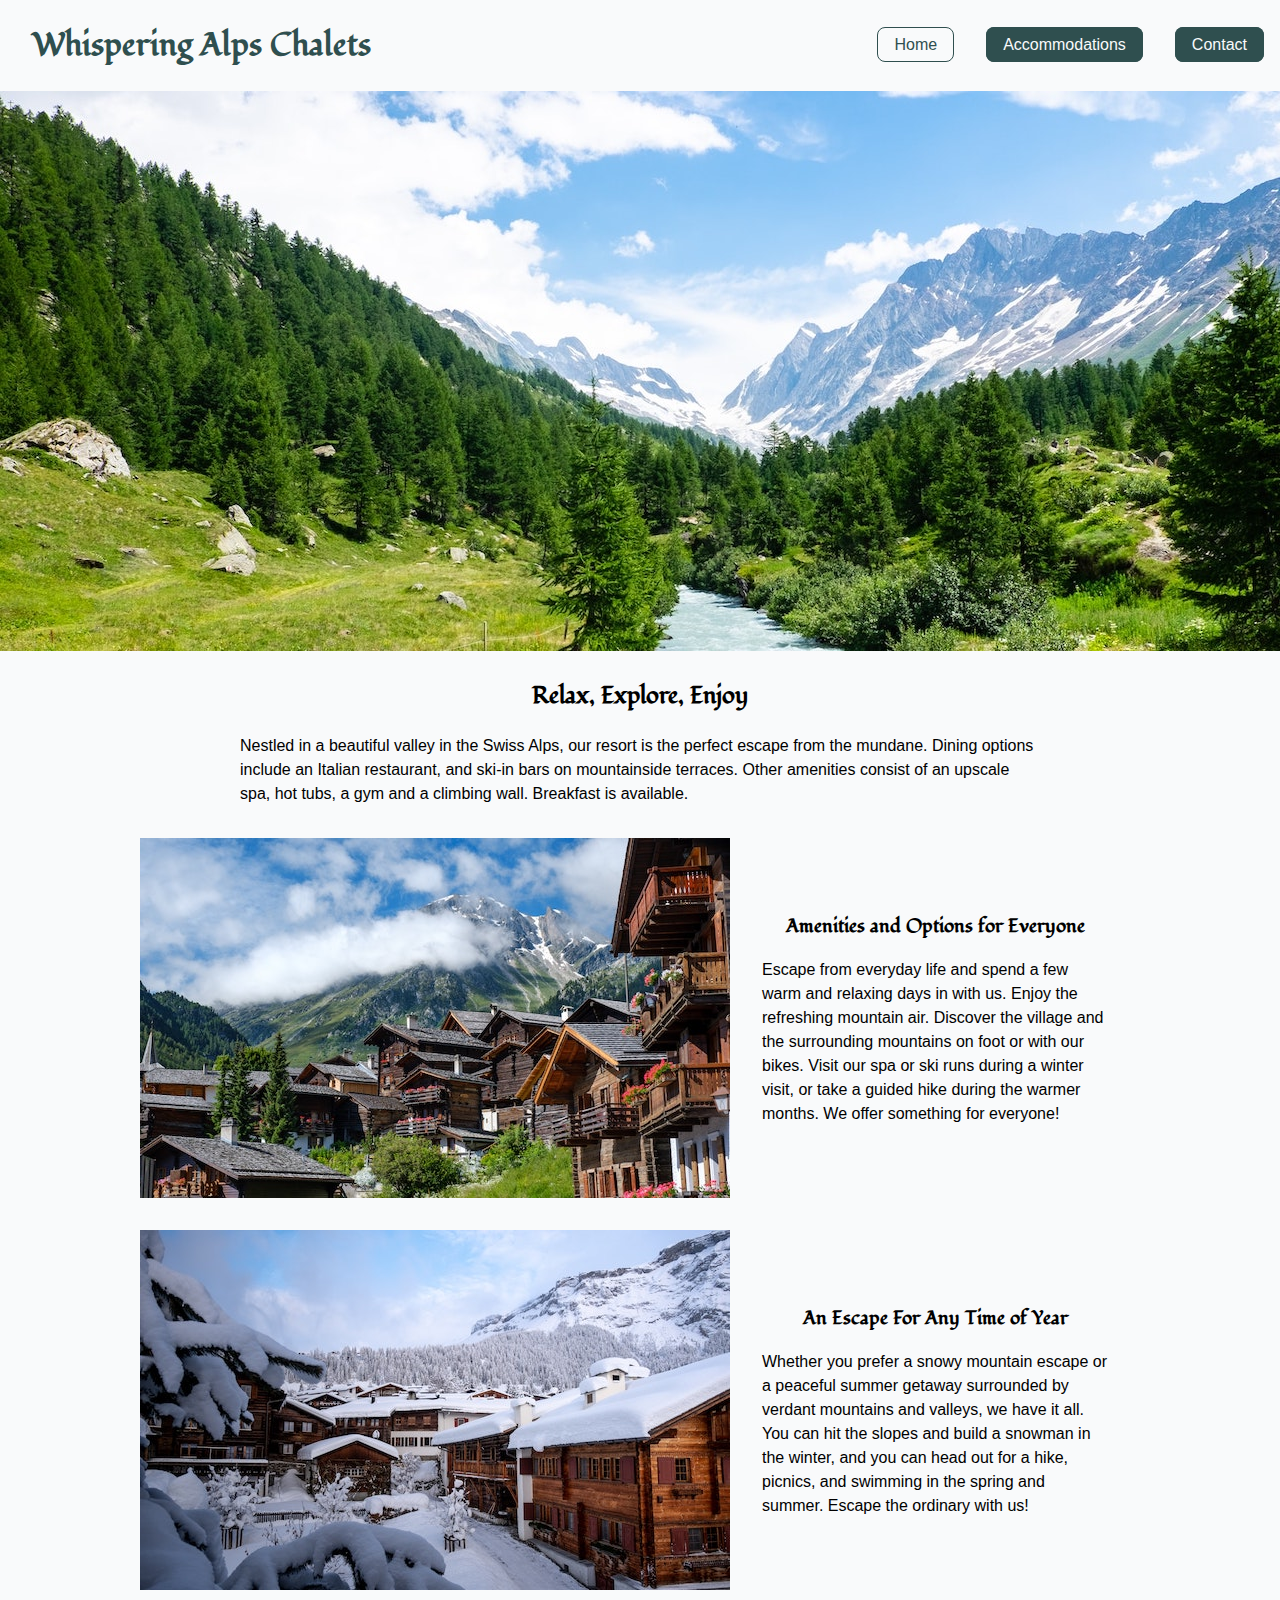
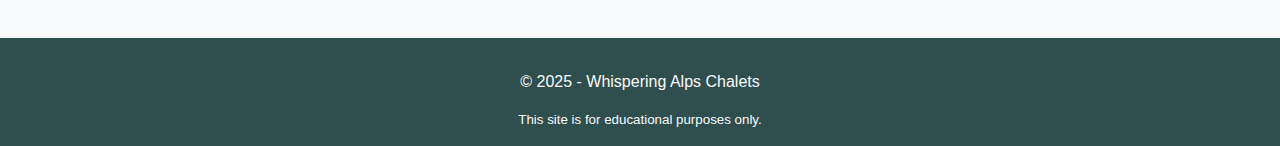
<file: index.html>
<!DOCTYPE html>
<html lang="en">
	<head>
		<meta charset="utf-8">
		<meta name="author" content="Ian Shewell">
		<meta name="description" content="Whispering Alps Chalet offers a peaceful escape nestled in a breathtaking valley of the Swiss Alps. Experience cozy accommodations, stunning alpine views, and unforgettable moments in nature's serene beauty">
		<title>Whispering Alps Chalets</title>
		
		<!-- Favicon -->
		<link rel="shortcut icon" href="images/favicon.ico" type="image/x-icon">
		<link rel="icon" href="images/favicon.ico" type="image/x-icon">
		
		<!-- Fondamento Font (for headings) -->
		<link rel="preconnect" href="https://fonts.googleapis.com">
		<link rel="preconnect" href="https://fonts.gstatic.com" crossorigin>
		<link href="https://fonts.googleapis.com/css2?family=Fondamento:ital@0;1&family=Ubuntu:ital,wght@0,300;0,400;0,500;0,700;1,300;1,400;1,500;1,700&display=swap" rel="stylesheet">
		
		<link rel="stylesheet" href="styles.min.css">
	</head>
	<body>
		<header>
			<div>
				<h1><a href="index.html">Whispering Alps Chalets</a></h1>
				<nav>
					<ul>
						<li><a href="index.html" class="active">Home</a></li>
						<li><a href="#">Accommodations</a></li>
						<li><a href="contact.html">Contact</a></li>
					</ul>
				</nav>
			</div>
			<img class="hero" src="images/swiss-valley.jpg" alt="Scenic view of a green valley with a river flowing through a forest, surrounded by snow-capped mountains in the Swiss Alps." height="560" width="1440">
		</header>
		<main>
			<h2>Relax, Explore, Enjoy</h2>
			<p>Nestled in a beautiful valley in the Swiss Alps, our resort is the perfect escape from the mundane. Dining options include an Italian restaurant, and ski-in bars on mountainside terraces. Other amenities consist of an upscale spa, hot tubs, a gym and a climbing wall. Breakfast is available.</p>
			<section>
				<img src="images/swiss-chalet.jpg" alt="Charming Swiss village with traditional wooden chalets, colorful flowers, and mountains partially covered by clouds." height="360" width="590">
				<article>
					<h3>Amenities and Options for Everyone</h3>
					<p>Escape from everyday life and spend a few warm and relaxing days in with us. Enjoy the refreshing mountain air. Discover the village and the surrounding mountains on foot or with our bikes. Visit our spa or ski runs during a winter visit, or take a guided hike during the warmer months. We offer something for everyone!</p>
				</article>
			</section>
			<section>
				<img src="images/snowy-chalet.jpg" alt="Traditional wooden chalets covered in snow in a Swiss Alpine village with snowy mountains in the background." height="360" width="590">
				<article>
					<h3>An Escape For Any Time of Year</h3>
					<p> Whether you prefer a snowy mountain escape or a peaceful summer getaway surrounded by verdant mountains and valleys, we have it all. You can hit the slopes and build a snowman in the winter, and you can head out for a hike, picnics, and swimming in the spring and summer. Escape the ordinary with us!</p>
				</article>
			</section>
		</main>
		<footer>
			<p>&copy; 2025 - Whispering Alps Chalets</p>
			<small>This site is for educational purposes only.</small>
		</footer>
	</body>
</html>
</file>
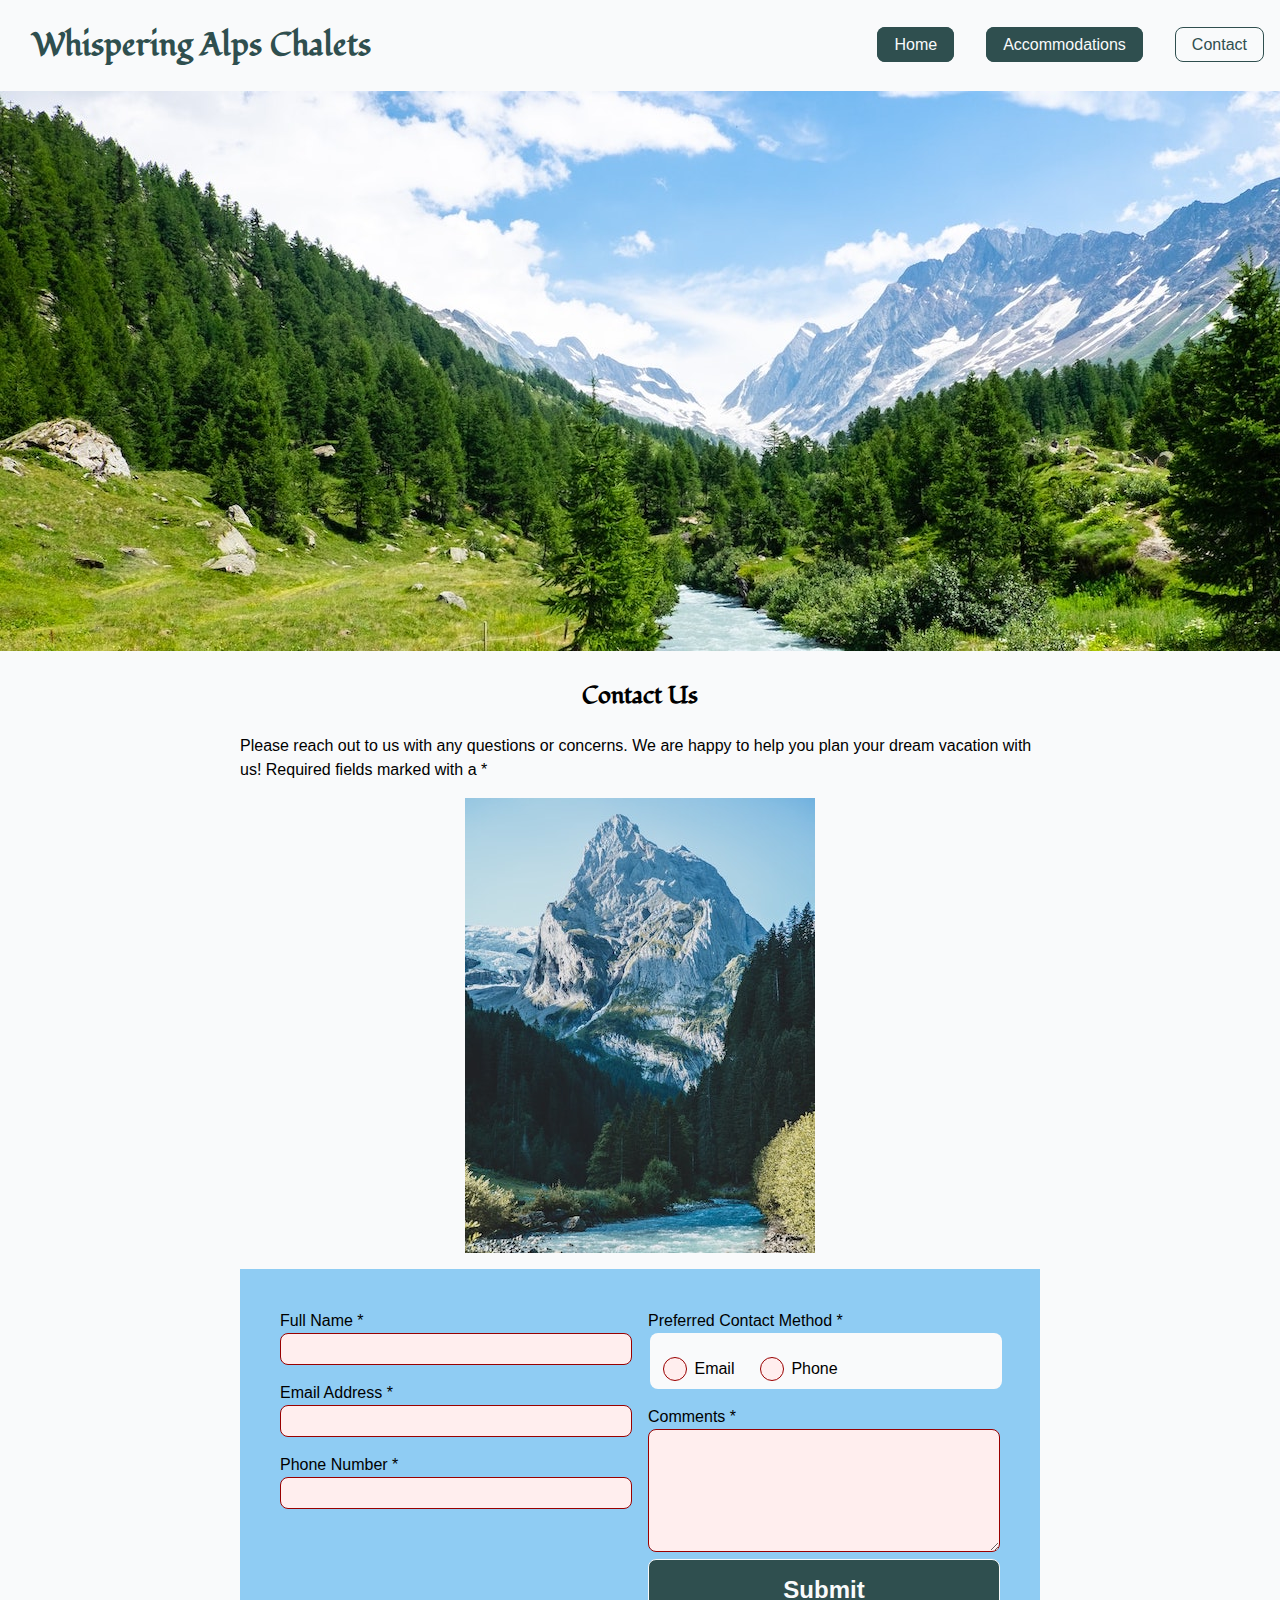
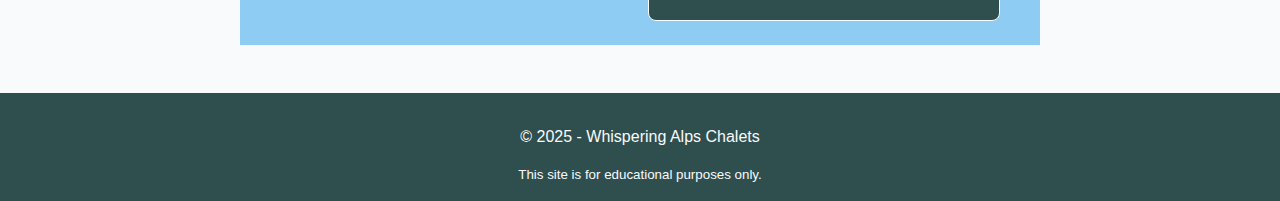
<file: contact.html>
<!DOCTYPE html>
<html lang="en">
	<head>
		<meta charset="utf-8">
		<meta name="author" content="Ian Shewell">
		<meta name="description" content="We would love to hear from you! Whether you have questions about your stay, need help planning your visit, or just want to learn more about Whispering Alps Chalet, our team is here to assist you. Please reach out to us by phone, email, or by filling out the contact form below. We look forward to welcoming you to the heart of the Swiss Alps!">
		<title>Whispering Alps Chalets | Contact</title>
		
		<!-- Favicon -->
		<link rel="shortcut icon" href="images/favicon.ico" type="image/x-icon">
		<link rel="icon" href="images/favicon.ico" type="image/x-icon">
		
		<!-- Fondamento Font (for headings) -->
		<link rel="preconnect" href="https://fonts.googleapis.com">
		<link rel="preconnect" href="https://fonts.gstatic.com" crossorigin>
		<link href="https://fonts.googleapis.com/css2?family=Fondamento:ital@0;1&family=Ubuntu:ital,wght@0,300;0,400;0,500;0,700;1,300;1,400;1,500;1,700&display=swap" rel="stylesheet">
		
		<link rel="stylesheet" href="styles.min.css">
	</head>
	<body>
		<header>
			<div>
				<h1><a href="index.html">Whispering Alps Chalets</a></h1>
				<nav>
					<ul>
						<li><a href="index.html">Home</a></li>
						<li><a href="#">Accommodations</a></li>
						<li><a href="contact.html" class="active">Contact</a></li>
					</ul>
				</nav>
			</div>
			<img class="hero" src="images/swiss-valley.jpg" alt="Scenic view of a green valley with a river flowing through a forest, surrounded by snow-capped mountains in the Swiss Alps." height="560" width="1440">
		</header>
		<main>
			<h2>Contact Us</h2>
			<p>Please reach out to us with any questions or concerns. We are happy to help you plan your dream vacation with us! Required fields marked with a *</p>
			<img src="images/swiss-peak.jpg" alt="Majestic rocky mountain peak rising above a forest and a clear, flowing river in the Swiss Alps." height="455" width="350">
			<form method="post" action="https://wp.zybooks.com/form-viewer.php">
				<div>
					<label for="fullName">Full Name *</label>
					<input type="text" id="fullName" name="fullName" required>
					<label for="emailAddress">Email Address *</label>
					<input type="email" id="emailAddress" name="emailAddress" required>
					<label for="phoneNumber">Phone Number *</label>
					<input type="tel" id="phoneNumber" name="phoneNumber" required>
				</div>
				<div>
					<label>Preferred Contact Method *</label>
					<fieldset>
						<input type="radio" name="preferredContactMethod" id="preferredContactMethodEmail" value="email" required>
						<label for="preferredContactMethodEmail">Email</label>
						<input type="radio" name="preferredContactMethod" id="preferredContactMethodPhone" value="phone" required>
						<label for="preferredContactMethodPhone">Phone</label>
					</fieldset>
					<label for="comments">Comments *</label>
					<textarea name="comments" id="comments" required rows="5" cols="80"></textarea>
					<button type="submit">Submit</button>
				</div>
			</form>
		</main>
		<footer>
			<p>&copy; 2025 - Whispering Alps Chalets</p>
			<small>This site is for educational purposes only.</small>
		</footer>
	</body>
</html>
</file>
<file: styles.min.css>
/* OBFUSCATED BY CSSOBFUSCATOR.COM at 2025/04/26 20:46:57 */
body,html{margin-left:0;}header div,header nav ul{display:flex;}html,body{margin-bottom:0;}html,body{margin-right:0;}html,body{margin-top:0;}body,html{padding-left:0;}header div{justify-content:space-between;}body,header h1,html{padding-bottom:0;}body,html{padding-right:0;}body,html,header h1{padding-top:0;}input:not([type="radio"]){height:2rem;}header div,header nav ul{align-items:center;}header nav ul{list-style-type:none;}header h1{color:var(--dk-green);}header h1{padding-left:2rem;}header nav ul{justify-content:center;}body{font-family:Arial,Helvetica,sans-serif;}header,header nav a:hover,body{background-color:var(--wht);}body{line-height:1.5;}header h1{padding-right:2rem;}header,footer,main{max-width:90pc;}main > p,footer,section,main,header,main > img,form{margin-left:auto;}footer,main,header,main > p{margin-bottom:auto;}header a{text-decoration:none;}header,main > img,main,form,footer,section,main > p{margin-right:auto;}*{box-sizing:border-box;}footer,main,header,main > p{margin-top:auto;}header a{color:inherit;}main > h2{text-align:center;}main > p{max-width:600pt;}h3,h1,h2{font-family:"Fondamento","Comic Sans",cursive;}input:not([type="radio"]){padding-left:.5rem;}section{max-width:1000px;}header nav ul{width:fit-content;}main > img{display:block;}section{margin-bottom:2rem;}section{margin-top:2rem;}header nav a,section > article{padding-left:1rem;}form,section{display:flex;}section > article,main > img{margin-bottom:1rem;}section{align-items:center;}section{justify-content:space-between;}form{max-width:8.333333333in;}input:not([type="radio"]),header nav a{padding-bottom:.5rem;}section > article,main > img{margin-top:1rem;}input:not([type="radio"]){padding-right:.5rem;}section > article{margin-left:1rem;}form{margin-bottom:auto;}form{margin-top:auto;}:root{--dk-green:#2f4f4f;}form{background-color:var(--md-blue);}section > article{margin-right:1rem;}form{padding-left:2rem;}input:not([type="radio"]){padding-top:.5rem;}form,section > article{padding-bottom:1rem;}header nav a[class~=active],header nav a:hover{color:var(--dk-green);}form{padding-right:2rem;}section > article,form{padding-top:1rem;}fieldset,input:not([type="radio"]){border-radius:.5rem;}label,input{display:block;}input:not([type="radio"]){border-left-width:.0625pc;}fieldset,input,textarea,label{width:100%;}:root{--wht:#f9fafb;}header nav a,section > article{padding-right:1rem;}label{margin-top:1rem;}header nav a[class~=active],fieldset{background-color:var(--wht);}fieldset{border-left-width:medium;}fieldset{border-bottom-width:medium;}fieldset{border-right-width:medium;}fieldset{border-top-width:medium;}fieldset{border-left-style:none;}input:not([type="radio"]),header nav a{border-bottom-width:.0625pc;}fieldset{border-bottom-style:none;}fieldset{border-right-style:none;}header nav a,input:not([type="radio"]){border-right-width:.0625pc;}fieldset{border-top-style:none;}section h3{text-align:center;}fieldset{border-left-color:currentColor;}fieldset{border-bottom-color:currentColor;}fieldset{border-right-color:currentColor;}header nav a,input:not([type="radio"]){border-top-width:.0625pc;}fieldset{border-top-color:currentColor;}input:not([type="radio"]){border-left-style:solid;}input:not([type="radio"]){border-bottom-style:solid;}fieldset{border-image:none;}textarea,fieldset{padding-left:.5rem;}form div{flex-basis:50%;}fieldset,textarea{padding-bottom:.5rem;}fieldset,textarea{padding-right:.5rem;}header nav a,fieldset,textarea{padding-top:.5rem;}header nav a,textarea{border-left-width:.0625pc;}form div{margin-left:.5rem;}textarea{border-bottom-width:.0625pc;}textarea{border-right-width:.0625pc;}textarea,input:not([type="radio"]){border-right-style:solid;}header nav a{background-color:var(--dk-green);}header nav a{color:var(--wht);}textarea{border-top-width:.0625pc;}header nav a,textarea{border-left-style:solid;}textarea{border-bottom-style:solid;}form div{margin-bottom:.5rem;}form div{margin-right:.5rem;}form div{margin-top:.5rem;}fieldset label,fieldset input{display:inline-block;}textarea,input:not([type="radio"]){border-top-style:solid;}fieldset input,fieldset label{width:unset;}textarea,input:not([type="radio"]){border-left-color:var(--wht);}input:not([type="radio"]),textarea{border-bottom-color:var(--wht);}input:not([type="radio"]),textarea{border-right-color:var(--wht);}input:not([type="radio"]),textarea{border-top-color:var(--wht);}input:not([type="radio"]),textarea{border-image:none;}textarea{border-radius:.5rem;}fieldset label{margin-right:1rem;}textarea{font-family:sans-serif;}input:not([type="radio"]),textarea{font-size:1.1rem;}input:not([type="radio"]),textarea{color:var(--dk-green);}input:not([type="radio"]):focus{outline:none !important;}textarea:invalid{background-color:var(--lt-red);}fieldset input{height:1.5rem;}fieldset input{width:1.5rem;}fieldset input{-webkit-appearance:none;}textarea:invalid,input:not([type="radio"]):invalid{border-left-color:var(--dk-red);}fieldset input{-moz-appearance:none;}input:not([type="radio"]):invalid,textarea:invalid{border-bottom-color:var(--dk-red);}textarea:invalid{border-right-color:var(--dk-red);}textarea:invalid{border-top-color:var(--dk-red);}textarea:valid{background-color:var(--lt-green);}textarea:valid,header nav a{border-left-color:var(--dk-green);}header nav a:focus{background-color:var(--wht);}button,header nav a,fieldset input{border-bottom-style:solid;}header nav a,button,fieldset input{border-right-style:solid;}textarea:valid,header nav a{border-bottom-color:var(--dk-green);}textarea:valid,header nav a{border-right-color:var(--dk-green);}fieldset input,button,header nav a{border-top-style:solid;}header nav a,textarea:valid{border-top-color:var(--dk-green);}fieldset input{appearance:none;}button{padding-left:2rem;}button{padding-bottom:1rem;}button{padding-right:2rem;}footer,button{padding-top:1rem;}button,fieldset input{border-left-width:.0625pc;}button,fieldset input{border-bottom-width:.0625pc;}fieldset input,button{border-right-width:.0625pc;}button,fieldset input{border-top-width:.0625pc;}fieldset input,button{border-left-style:solid;}button{border-left-color:var(--wht);}header nav a{border-image:none;}button{border-bottom-color:var(--wht);}button{border-right-color:var(--wht);}button{border-top-color:var(--wht);}button,header nav a{border-radius:.5rem;}button{border-image:none;}:root{--md-blue:#8fccf3;}button{margin-top:auto;}button{display:block;}button{margin-left:auto;}button{margin-bottom:auto;}button{margin-right:auto;}button{font-size:1.5rem;}button{font-weight:bold;}footer,button{background-color:var(--dk-green);}input:not([type="radio"]):invalid{border-right-color:var(--dk-red);}footer,button{color:var(--wht);}button{width:100%;}input:not([type="radio"]):valid,fieldset input,button:hover,button:focus{border-left-color:var(--dk-green);}footer{padding-left:1rem;}footer{padding-bottom:1rem;}footer{padding-right:1rem;}footer{margin-top:3rem;}:root{--lt-red:#fee;}input:not([type="radio"]):invalid{border-top-color:var(--dk-red);}button:focus,fieldset input,button:hover,input:not([type="radio"]):valid{border-bottom-color:var(--dk-green);}:root{--dk-red:#900;}input:not([type="radio"]):valid,button:focus,fieldset input,button:hover{border-right-color:var(--dk-green);}fieldset input,input:not([type="radio"]):valid,button:hover,button:focus{border-top-color:var(--dk-green);}fieldset input{border-image:none;}fieldset input{border-radius:50%;}fieldset input{vertical-align:bottom;}input:not([type="radio"]):invalid,fieldset input:invalid{background-color:var(--lt-red);}fieldset input{padding-left:.3rem;}fieldset input{padding-bottom:.3rem;}fieldset input{padding-right:.3rem;}header nav a{margin-left:1rem;}fieldset input{padding-top:.3rem;}header nav a{margin-bottom:1rem;}:root{--lt-green:#efe;}fieldset input:invalid{border-left-color:var(--dk-red);}fieldset input:invalid{border-bottom-color:var(--dk-red);}fieldset input:invalid{border-right-color:var(--dk-red);}fieldset input:invalid{border-top-color:var(--dk-red);}input:not([type="radio"]):valid{background-color:var(--lt-green);}textarea:focus{outline:none !important;}textarea:focus,input:not([type="radio"]):focus{box-shadow:0 0 10px var(--dk-green);}button:focus,button:hover{background-color:var(--wht);}header nav a{margin-right:1rem;}button:focus,header nav a:focus,button:hover{color:var(--dk-green);}footer small,footer p{text-align:center;}header nav a{margin-top:1rem;}footer small{display:block;}fieldset input:checked{background-color:var(--dk-green);}
</file>
